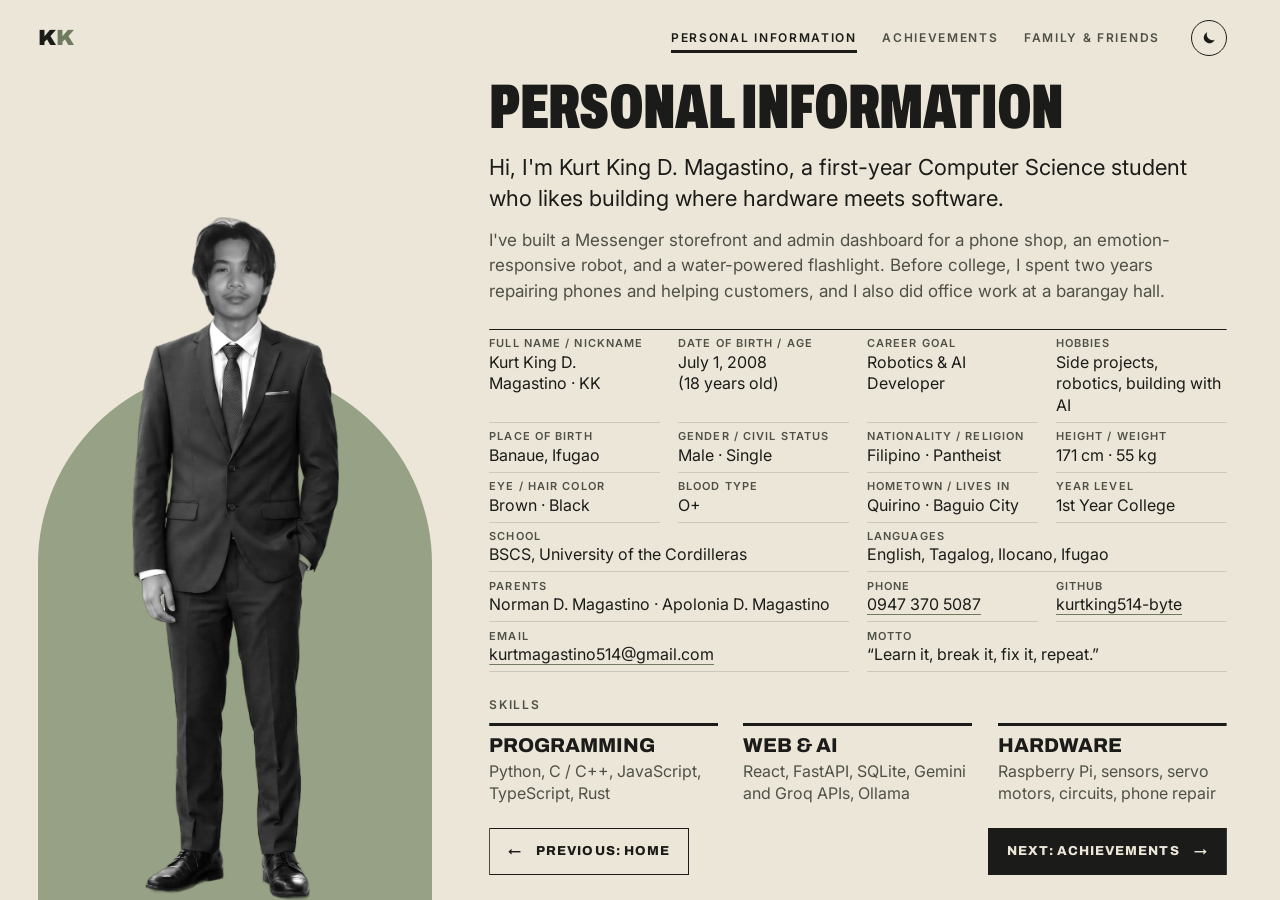
<file: about.html>
<!doctype html>
<html lang="en">
<head>
<meta charset="utf-8">
<meta name="viewport" content="width=device-width, initial-scale=1">
<title>Personal Information | Kurt King D. Magastino</title>
<meta name="description" content="Personal information of Kurt King D. Magastino, Computer Science student at the University of the Cordilleras.">
<link rel="preconnect" href="https://fonts.googleapis.com">
<link rel="preconnect" href="https://fonts.gstatic.com" crossorigin>
<link href="https://fonts.googleapis.com/css2?family=Archivo:wdth,wght@62..125,400..900&family=Inter:wght@400;500;600&display=block" rel="stylesheet">
<link rel="stylesheet" href="css/style.css?v=0b6f92ac">
<script>
  // set the saved theme before the page paints, so it doesn't flash
  try { const t = localStorage.getItem('theme'); if (t) document.documentElement.dataset.theme = t; } catch (e) {}
</script>
</head>
<body class="about">
  <header class="site-header">
    <a class="brand" href="index.html">K<span>K</span></a>
    <nav id="nav" class="nav">
      <a class="on" href="about.html" aria-current="page">Personal Information</a>
      <a href="achievements.html">Achievements</a>
      <a href="family.html">Family &amp; Friends</a>
    </nav>
    <div class="tools">
      <button class="theme-btn" aria-label="Switch to dark mode" title="Switch theme">
        <svg class="moon" viewBox="0 0 24 24" aria-hidden="true"><path d="M20.5 14.6A8.5 8.5 0 0 1 9.4 3.5a8.5 8.5 0 1 0 11.1 11.1Z"/></svg>
        <svg class="sun" viewBox="0 0 24 24" aria-hidden="true"><circle cx="12" cy="12" r="4.5"/><path d="M12 1.5v3M12 19.5v3M1.5 12h3M19.5 12h3M4.6 4.6l2.1 2.1M17.3 17.3l2.1 2.1M4.6 19.4l2.1-2.1M17.3 6.7l2.1-2.1"/></svg>
      </button>
      <button class="menu-btn" aria-expanded="false" aria-controls="nav">Menu</button>
    </div>
  </header>

  <main class="about-page">
    <div class="arch" aria-hidden="true"></div>
    <img class="about-portrait" src="assets/images/portrait.webp?v=9710893b" decoding="sync" fetchpriority="high" alt="Kurt Magastino in a dark gray suit and tie">

    <div class="about-text">
      <h1 class="page-title pull" style="--i:0">Personal Information</h1>
      <p class="lead pull" style="--i:1">Hi, I'm Kurt King D. Magastino, a first-year Computer Science student who likes building where hardware meets software.</p>
      <p class="pull" style="--i:2">I've built a Messenger storefront and admin dashboard for a phone shop, an emotion-responsive robot, and a water-powered flashlight. Before college, I spent two years repairing phones and helping customers, and I also did office work at a barangay hall.</p>

      <dl class="facts pull" style="--i:4">
        <div><dt>Full Name / Nickname</dt><dd>Kurt King D. Magastino&nbsp;·&nbsp;KK</dd></div>
        <div><dt>Date of Birth / Age</dt><dd>July 1, 2008 (<span data-born="2008-07-01">18</span>&nbsp;years&nbsp;old)</dd></div>
        <div><dt>Career Goal</dt><dd>Robotics &amp; AI Developer</dd></div>
        <div><dt>Hobbies</dt><dd>Side projects, robotics, building with AI</dd></div>
        <div><dt>Place of Birth</dt><dd>Banaue, Ifugao</dd></div>
        <div><dt>Gender / Civil Status</dt><dd>Male · Single</dd></div>
        <div><dt>Nationality / Religion</dt><dd>Filipino · Pantheist</dd></div>
        <div><dt>Height / Weight</dt><dd>171 cm · 55 kg</dd></div>
        <div><dt>Eye / Hair Color</dt><dd>Brown · Black</dd></div>
        <div><dt>Blood Type</dt><dd>O+</dd></div>
        <div><dt>Hometown / Lives in</dt><dd>Quirino · Baguio City</dd></div>
        <div><dt>Year Level</dt><dd>1st Year College</dd></div>
        <div class="wide2"><dt>School</dt><dd>BSCS, University of the Cordilleras</dd></div>
        <div class="wide2"><dt>Languages</dt><dd>English, Tagalog, Ilocano, Ifugao</dd></div>
        <div class="wide2"><dt>Parents</dt><dd>Norman D. Magastino · Apolonia D. Magastino</dd></div>
        <div><dt>Phone</dt><dd><a href="tel:+639473705087">0947 370 5087</a></dd></div>
        <div><dt>GitHub</dt><dd><a href="https://github.com/kurtking514-byte" target="_blank" rel="noopener">kurtking514-byte</a></dd></div>
        <div class="wide2"><dt>Email</dt><dd><a href="mailto:kurtmagastino514@gmail.com">kurtmagastino514@<wbr>gmail.com</a></dd></div>
        <div class="wide2"><dt>Motto</dt><dd>&ldquo;Learn it, break it, fix it, repeat.&rdquo;</dd></div>
      </dl>

      <section class="do pull" style="--i:5" aria-labelledby="do-title">
        <h2 id="do-title" class="label">Skills</h2>
        <div class="do-grid">
          <article><h3>Programming</h3><p>Python, C / C++, JavaScript, TypeScript, Rust</p></article>
          <article><h3>Web &amp; AI</h3><p>React, FastAPI, SQLite, Gemini and Groq APIs, Ollama</p></article>
          <article><h3>Hardware</h3><p>Raspberry Pi, sensors, servo motors, circuits, phone repair</p></article>
        </div>
      </section>

      <nav class="page-nav pull" style="--i:6" aria-label="Pages">
        <a class="btn" href="index.html"><span class="arrow back">←</span> Previous: Home</a>
        <a class="btn primary" href="achievements.html">Next: Achievements <span class="arrow">→</span></a>
      </nav>
    </div>
  </main>

  <script src="js/main.js?v=cdb6014d"></script>
</body>
</html>
</file>
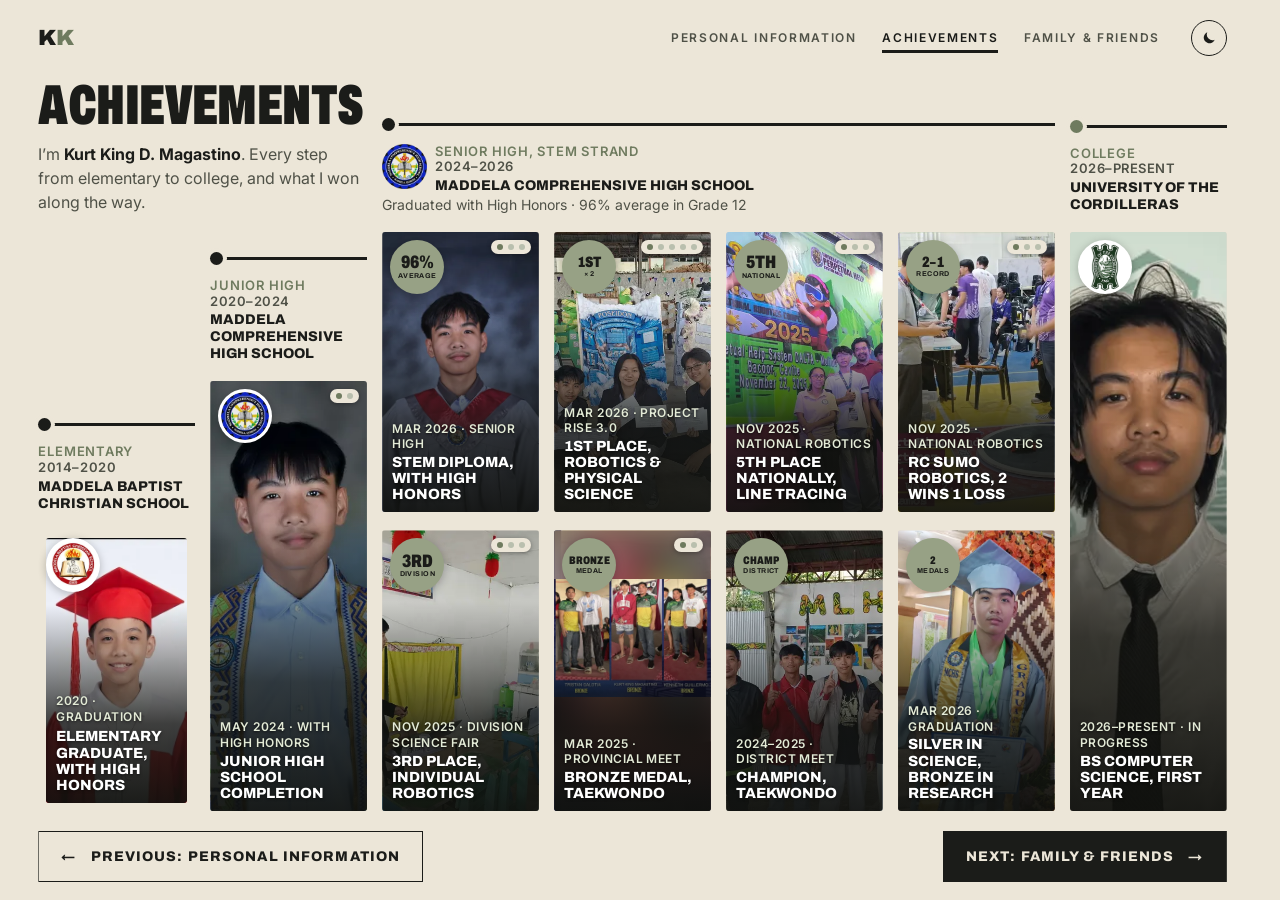
<file: achievements.html>
<!doctype html>
<html lang="en">
<head>
<meta charset="utf-8">
<meta name="viewport" content="width=device-width, initial-scale=1">
<title>Achievements | Kurt King D. Magastino</title>
<meta name="description" content="Kurt King D. Magastino: awards in research, robotics, academics and sports, from school to national level.">
<link rel="preconnect" href="https://fonts.googleapis.com">
<link rel="preconnect" href="https://fonts.gstatic.com" crossorigin>
<link href="https://fonts.googleapis.com/css2?family=Archivo:wdth,wght@62..125,400..900&family=Inter:wght@400;500;600&display=block" rel="stylesheet">
<link rel="stylesheet" href="css/style.css?v=0b6f92ac">
<link rel="stylesheet" href="css/achievements.css?v=83aa9377">
<script>
  // set the saved theme before the page paints, so it doesn't flash
  try { const t = localStorage.getItem('theme'); if (t) document.documentElement.dataset.theme = t; } catch (e) {}
</script>
</head>
<body class="ach-body">
  <header class="site-header">
    <a class="brand" href="index.html">K<span>K</span></a>
    <nav id="nav" class="nav">
      <a href="about.html">Personal Information</a>
      <a class="on" href="achievements.html" aria-current="page">Achievements</a>
      <a href="family.html">Family &amp; Friends</a>
    </nav>
    <div class="tools">
      <button class="theme-btn" aria-label="Switch to dark mode" title="Switch theme">
        <svg class="moon" viewBox="0 0 24 24" aria-hidden="true"><path d="M20.5 14.6A8.5 8.5 0 0 1 9.4 3.5a8.5 8.5 0 1 0 11.1 11.1Z"/></svg>
        <svg class="sun" viewBox="0 0 24 24" aria-hidden="true"><circle cx="12" cy="12" r="4.5"/><path d="M12 1.5v3M12 19.5v3M1.5 12h3M19.5 12h3M4.6 4.6l2.1 2.1M17.3 17.3l2.1 2.1M4.6 19.4l2.1-2.1M17.3 6.7l2.1-2.1"/></svg>
      </button>
      <button class="menu-btn" aria-expanded="false" aria-controls="nav">Menu</button>
    </div>
  </header>

  <main class="ach">

    <div class="road stairs">
      <div class="stairs-title pull" style="--i:0">
        <h1 class="page-title">Achievements</h1>
        <p>I&rsquo;m <b>Kurt King D. Magastino</b>. Every step from elementary to college, and what I won along the way.</p>
      </div>

      <header class="stage-head s-elem pull" style="--i:1">
        <p class="j-level">Elementary<span>2014–2020</span></p>
        <p class="j-school">Maddela Baptist Christian School</p>
      </header>
      <article class="award pull tall c-elem" style="--i:2" data-title="Elementary Graduate, With High Honors" data-note="Graduated from Maddela Baptist Christian School with High Honors in 2020.">
        <div class="shots">
          <button class="shot on" data-full="assets/images/achievements/grad-elementary.webp" data-caption="Elementary graduation photo, Maddela Baptist Christian School, 2020.">
              <img src="assets/images/achievements/grad-elementary-sm.webp" alt="Kurt in a red graduation cap and gown at his elementary graduation" loading="eager" width="487" height="600" style="object-position:50% 20%">
              <span><b>Graduation</b> · 2020</span>
            </button>
        </div>
        <div class="place logo"><img src="assets/images/logos/mbcs.webp" alt=""></div>
        <p class="label">2020 · Graduation</p>
        <h2>Elementary Graduate, With High Honors</h2>
        <p class="more">1 photo</p>
      </article>

      <header class="stage-head s-jhs pull" style="--i:1">
        <p class="j-level">Junior High<span>2020–2024</span></p>
        <p class="j-school">Maddela Comprehensive High School</p>
      </header>
      <article class="award pull tall c-jhs" style="--i:3" data-title="Junior High School Completion" data-note="Finished junior high, then moved on to the STEM strand in senior high.">
        <div class="shots">
          <button class="shot on" data-full="assets/images/achievements/grad-junior.webp" data-caption="Junior High completion photo, 2024.">
              <img src="assets/images/achievements/grad-junior-sm.webp" alt="Kurt in his junior high completion sash" loading="eager" width="429" height="600" style="object-position:50% 25%">
              <span><b>Completion photo</b> · 2024</span>
            </button>
          <button class="shot" data-full="assets/images/achievements/cert-jhs-2024.webp" data-caption="Junior High School completion certificate, signed May 30, 2024.">
              <img src="assets/images/achievements/cert-jhs-2024-sm.webp" alt="Junior High School completion certificate of Kurt King D. Magastino" loading="eager" width="720" height="540">
              <span><b>Certificate</b></span>
            </button>
        </div>
        <div class="place logo"><img src="assets/images/logos/mchs.webp" alt=""></div>
        <p class="label">May 2024 · With High Honors</p>
        <h2>Junior High School Completion</h2>
        <p class="more">1 photo</p>
      </article>

      <header class="stage-head s-shs pull" style="--i:1">
        <img class="j-logo" src="assets/images/logos/mchs.webp" alt="Maddela Comprehensive High School logo" width="128" height="128">
        <p class="j-level">Senior High, STEM strand<span>2024–2026</span></p>
        <p class="j-school">Maddela Comprehensive High School</p>
        <p class="j-honor">Graduated with High Honors · 96% average in Grade 12</p>
      </header>
      <article class="award pull" style="--i:4" data-title="STEM Diploma and Academic Excellence Award" data-note="Finished the STEM strand. With High Honors, 96% average in Grade 12 (Q3). High Honors is for the Third Quarter of S.Y. 2025–2026 (awarded Feb 6, 2026).">
        <div class="shots">
          <button class="shot on" data-full="assets/images/achievements/grad-senior.webp" data-caption="Senior High graduation photo in toga, 2026.">
              <img src="assets/images/achievements/grad-senior-sm.webp" alt="Kurt in his senior high graduation toga" loading="eager" width="429" height="600" style="object-position:50% 25%">
              <span><b>Graduation photo</b> · 2026</span>
            </button>
          <button class="shot" data-full="assets/images/achievements/diploma-shs-2026.webp" data-caption="Senior High School Diploma, STEM strand. Signed March 31, 2026.">
              <img src="assets/images/achievements/diploma-shs-2026-sm.webp" alt="Senior High School diploma of Kurt King D. Magastino" loading="eager" width="720" height="540">
              <span><b>Diploma</b> · STEM, Mar 31, 2026</span>
            </button>
          <button class="shot" data-full="assets/images/achievements/cert-high-honors-2026.webp" data-caption="Certificate of Recognition: Academic Excellence Awardee, With High Honors, 96% average, Third Quarter, S.Y. 2025–2026.">
              <img src="assets/images/achievements/cert-high-honors-2026-sm.webp" alt="Certificate of recognition, with high honors, 96 percent average" loading="eager" width="720" height="540">
              <span><b>Certificate</b> · With High Honors, 96%</span>
            </button>
        </div>
        <div class="place">96%<small>Average</small></div>
        <p class="label">Mar 2026 · Senior High</p>
        <h2>STEM Diploma, With High Honors</h2>
        <p class="more">2 photos</p>
      </article>

      <article class="award pull" style="--i:5" data-title="1st Place, Robotics and Physical Science" data-note="Took first place in both Robotics and Physical Science research, on the same day. The certificates were handed out with the name line blank. The event photos were taken right after, holding them.">
        <div class="shots">
          <button class="shot on" data-full="assets/images/achievements/rise-team.webp" data-caption="With my team after the awarding, holding the certificates in front of the projects.">
              <img src="assets/images/achievements/rise-team-sm.webp" alt="Kurt and teammates holding their certificates in front of the research boards" loading="eager" width="720" height="540">
              <span><b>At the event</b> · with my team</span>
            </button>
          <button class="shot" data-full="assets/images/achievements/cert-rise-robotics.webp" data-caption="Certificate of Recognition: First Place, Research Study Presentation (Robotics). Project RISE 3.0, March 5, 2026.">
              <img src="assets/images/achievements/cert-rise-robotics-sm.webp" alt="Certificate: first place, research study presentation, robotics" loading="eager" width="720" height="540">
              <span><b>Certificate</b> · Robotics</span>
            </button>
          <button class="shot" data-full="assets/images/achievements/cert-rise-physci.webp" data-caption="Certificate of Recognition: First Place, Research Study Presentation (Physical Science). Project RISE 3.0, March 5, 2026.">
              <img src="assets/images/achievements/cert-rise-physci-sm.webp" alt="Certificate: first place, research study presentation, physical science" loading="eager" width="720" height="540">
              <span><b>Certificate</b> · Physical Science</span>
            </button>
          <button class="shot" data-full="assets/images/achievements/rise-selfie.webp" data-caption="Right after the awarding. The certificate in front is the Physical Science first place.">
              <img src="assets/images/achievements/rise-selfie-sm.webp" alt="Selfie holding the first place certificates" loading="eager" width="720" height="540">
              <span><b>At the event</b> · certificates in hand</span>
            </button>
          <button class="shot" data-full="assets/images/achievements/rise-winners.webp" data-caption="Winners and coaches at Project RISE 3.0.">
              <img src="assets/images/achievements/rise-winners-sm.webp" alt="Winners and coaches holding certificates at Project RISE 3.0" loading="eager" width="720" height="540">
              <span><b>At the event</b> · winners and coaches</span>
            </button>
        </div>
        <div class="place two">1st<small>× 2</small></div>
        <p class="label">Mar 2026 · Project RISE 3.0</p>
        <h2>1st Place, Robotics &amp; Physical Science</h2>
        <p class="more">5 photos</p>
      </article>

      <article class="award pull" style="--i:6" data-title="5th Place Nationally, Line-Tracing Robot" data-note="Beginner high school division of the 2025 National Robotics Competition in Cavite. The team photo carries the camera date stamp, 11/22/2025. My named certificate from that day is under RC Sumo.">
        <div class="shots">
          <button class="shot on" data-full="assets/images/achievements/nrc-team.webp" data-caption="Team and coaches at the competition. Camera date stamp: 11/22/2025.">
              <img src="assets/images/achievements/nrc-team-sm.webp" alt="Team and coaches in front of the National Robotics Competition 2025 banner" loading="eager" width="720" height="540">
              <span><b>At the event</b> · dated 11/22/2025</span>
            </button>
          <button class="shot" data-full="assets/images/achievements/cert-nrc-fifth.webp" data-caption="Certificate of Achievement: Fifth Place, Line Tracing, Beginner (High School Category). 2025 National Robotics Competition, November 22, 2025.">
              <img src="assets/images/achievements/cert-nrc-fifth-sm.webp" alt="Certificate of achievement, fifth place, line tracing" loading="eager" width="720" height="540">
              <span><b>Certificate</b> · 5th place</span>
            </button>
          <button class="shot" style="background-image: url(assets/images/achievements/nrc-stage-sm.webp)" data-full="assets/images/achievements/nrc-stage.webp" data-caption="The competition venue, UPHSD Molino Campus, Bacoor, Cavite.">
              <img class="fit" src="assets/images/achievements/nrc-stage-sm.webp" alt="Stage and audience at the National Robotics Competition 2025" loading="eager" width="541" height="720">
              <span><b>At the event</b> · venue</span>
            </button>
        </div>
        <div class="place">5th<small>National</small></div>
        <p class="label">Nov 2025 · National Robotics</p>
        <h2>5th Place Nationally, Line Tracing</h2>
        <p class="more">3 photos</p>
      </article>

      <article class="award pull" style="--i:7" data-title="RC Sumo Robotics, 2 Wins and 1 Loss" data-note="Competed in the 3 kg remote-controlled sumo event at the same national competition. Certificate of Participation, named to Kurt King D. Magastino.">
        <div class="shots">
          <button class="shot on" data-full="assets/images/achievements/sumo-match.webp" data-caption="During the match: 3 kg RC Sumo, Wave 2. 2 wins, 1 loss.">
              <img src="assets/images/achievements/sumo-match-sm.webp" alt="Kurt driving a sumo robot in the ring during a match" loading="eager" width="720" height="540">
              <span><b>The match</b></span>
            </button>
          <button class="shot" data-full="assets/images/achievements/cert-nrc-participation.webp" data-caption="Certificate of Participation to Kurt King D. Magastino, 2025 National Robotics Competition, November 22, 2025.">
              <img src="assets/images/achievements/cert-nrc-participation-sm.webp" alt="Certificate of participation for Kurt King D. Magastino, 2025 National Robotics Competition" loading="eager" width="720" height="540">
              <span><b>Certificate</b> · participation, with name</span>
            </button>
          <button class="shot" style="background-image: url(assets/images/achievements/sumo-robot-sm.webp)" data-full="assets/images/achievements/sumo-robot.webp" data-caption="The sumo robot, built on a Cytron URC10 controller board.">
              <img class="fit" src="assets/images/achievements/sumo-robot-sm.webp" alt="The sumo robot with a Cytron URC10 board and a front wedge" loading="eager" width="629" height="720">
              <span><b>The robot</b></span>
            </button>
        </div>
        <div class="place two">2–1<small>Record</small></div>
        <p class="label">Nov 2025 · National Robotics</p>
        <h2>RC Sumo Robotics, 2 Wins 1 Loss</h2>
        <p class="more">3 photos</p>
      </article>

      <article class="award pull" style="--i:8" data-title="3rd Place, Individual Robotics" data-note="Presented my own robotics project to the judges, competing on my own. The certificate was misplaced. The school's official post from Nov 4, 2025 names me as 3rd place.">
        <div class="shots">
          <button class="shot on" data-full="assets/images/achievements/dstf-presenting.webp" data-caption="Presenting my robotics project to the judges.">
              <img src="assets/images/achievements/dstf-presenting-sm.webp" alt="Kurt presenting a robotics project to two judges" loading="eager" width="720" height="540">
              <span><b>At the event</b> · presenting to the judges</span>
            </button>
          <button class="shot" style="background-image: url(assets/images/achievements/dstf-post-sm.webp)" data-full="assets/images/achievements/dstf-post.webp" data-caption="Maddela Comprehensive High School's official Facebook post: Robotics Individual, 3rd place, Kurt King Magastino.">
              <img class="fit" src="assets/images/achievements/dstf-post-sm.webp" alt="School Facebook post listing Robotics Individual, 3rd place, Kurt King Magastino" loading="eager" width="600" height="450">
              <span><b>School announcement</b> · names me, 3rd place</span>
            </button>
          <button class="shot" data-full="assets/images/achievements/dstf-post-photos.webp" data-caption="&quot;The Champions' Circle&quot;, Maddela Comprehensive High School, posted November 4, 2025.">
              <img src="assets/images/achievements/dstf-post-photos-sm.webp" alt="School Facebook post, The Champions' Circle, November 4, 2025" loading="eager" width="720" height="540">
              <span><b>School announcement</b> · Nov 4, 2025</span>
            </button>
        </div>
        <div class="place">3rd<small>Division</small></div>
        <p class="label">Nov 2025 · Division Science Fair</p>
        <h2>3rd Place, Individual Robotics</h2>
        <p class="more">3 photos</p>
      </article>

      <article class="award pull" style="--i:9" data-title="Bronze Medal, Provincial Taekwondo" data-note="Won bronze in Taekwondo at the provincial meet, one level up from the district. The certificate was given with the name line blank. The school's results post names me as a bronze medalist.">
        <div class="shots">
          <button class="shot on" style="background-image: url(assets/images/achievements/tkd-provincial-sm.webp)" data-full="assets/images/achievements/tkd-provincial.webp" data-caption="Maddela Comprehensive High School's results post, Palarong Panlalawigan 2025, Taekwondo Boys: Kurt King Magastino, Bronze.">
              <img class="fit" src="assets/images/achievements/tkd-provincial-sm.webp" alt="School results post: Taekwondo Boys, Kurt King Magastino, Bronze, Palarong Panlalawigan 2025" loading="eager" width="720" height="540">
              <span><b>School announcement</b> · names me, Bronze</span>
            </button>
          <button class="shot" data-full="assets/images/achievements/cert-qpaa.webp" data-caption="Certificate of Recognition: 2nd Runner Up, QPAA Meet (Palarong Panlalawigan 2025), March 1, 2025.">
              <img src="assets/images/achievements/cert-qpaa-sm.webp" alt="Certificate of recognition, 2nd runner up, Palarong Panlalawigan 2025" loading="eager" width="720" height="540">
              <span><b>Certificate</b> · 2nd runner-up</span>
            </button>
        </div>
        <div class="place word">Bronze<small>Medal</small></div>
        <p class="label">Mar 2025 · Provincial Meet</p>
        <h2>Bronze Medal, Taekwondo</h2>
        <p class="more">2 photos</p>
      </article>

      <article class="award pull" style="--i:10" data-title="Champion, District Taekwondo Meet" data-note="Won the district meet, then went on to compete at the provincial meet. With the Taekwondo team and coach at the district meet.">
        <div class="shots">
          <button class="shot on" data-full="assets/images/achievements/tkd-district.webp" data-caption="With the Taekwondo team and coach at the district meet.">
              <img src="assets/images/achievements/tkd-district-sm.webp" alt="Taekwondo team and coach at the district meet" loading="eager" width="720" height="540">
              <span><b>District meet</b> · with the team and coach</span>
            </button>
        </div>
        <div class="place word">Champ<small>District</small></div>
        <p class="label">2024–2025 · District Meet</p>
        <h2>Champion, Taekwondo</h2>
        <p class="more">1 photo</p>
      </article>

      <article class="award pull" style="--i:11" data-title="Silver Medal in Science, Bronze Medal in Research" data-note="Awarded at the Senior High graduation, March 2026. The medals are the ones around my neck in this photo.">
        <div class="shots">
          <button class="shot on" data-full="assets/images/achievements/medals-shs.webp" data-caption="Graduation day, March 2026, wearing my medals and holding my certificate.">
              <img src="assets/images/achievements/medals-shs-sm.webp" alt="Kurt in his graduation toga wearing his medals and holding his certificate" loading="eager" width="602" height="720" style="object-position:50% 35%">
              <span><b>Graduation day</b> · Mar 2026</span>
            </button>
        </div>
        <div class="place word">2<small>Medals</small></div>
        <p class="label">Mar 2026 · Graduation</p>
        <h2>Silver in Science, Bronze in Research</h2>
        <p class="more">1 photo</p>
      </article>

      <header class="stage-head s-col now pull" style="--i:1">
        <p class="j-level">College<span>2026–Present</span></p>
        <p class="j-school">University of the Cordilleras</p>
      </header>
      <article class="award pull tall c-col now" style="--i:12" data-title="BS Computer Science, University of the Cordilleras" data-note="First year, BS Computer Science at the University of the Cordilleras, Baguio City. Still in progress.">
        <div class="shots">
          <button class="shot on" data-full="assets/images/achievements/college-uc.webp" data-caption="At the University of the Cordilleras, in front of the university seal.">
              <img src="assets/images/achievements/college-uc-sm.webp" alt="Kurt in a white shirt and black tie in front of the University of the Cordilleras seal" loading="eager" width="429" height="600" style="object-position:50% 25%">
              <span><b>University of the Cordilleras</b> · 2026</span>
            </button>
        </div>
        <div class="place logo"><img src="assets/images/logos/uc.webp" alt=""></div>
        <p class="label">2026–Present · In progress</p>
        <h2>BS Computer Science, First Year</h2>
        <p class="more">1 photo</p>
      </article>
    </div>

    <nav class="page-nav pull" style="--i:13" aria-label="Pages">
      <a class="btn" href="about.html"><span class="arrow back">←</span> Previous: Personal Information</a>
      <a class="btn primary" href="family.html">Next: Family &amp; Friends <span class="arrow">→</span></a>
    </nav>
  </main>

  <dialog class="viewer" aria-label="Photo" data-mode="one">
    <div class="viewer-top">
      <div class="v-head">
        <p class="v-title"></p>
        <p class="v-note"></p>
      </div>
      <button class="v-close" type="button">Close ✕</button>
    </div>
    <div class="v-single">
      <figure><img alt=""></figure>
      <p class="v-cap"></p>
      <div class="v-nav">
        <button class="v-prev" type="button">← Prev</button>
        <button class="v-next" type="button">Next →</button>
      </div>
    </div>
  </dialog>

  <script src="js/main.js?v=cdb6014d"></script>
  <script src="js/achievements.js?v=564c9712"></script>
</body>
</html>
</file>
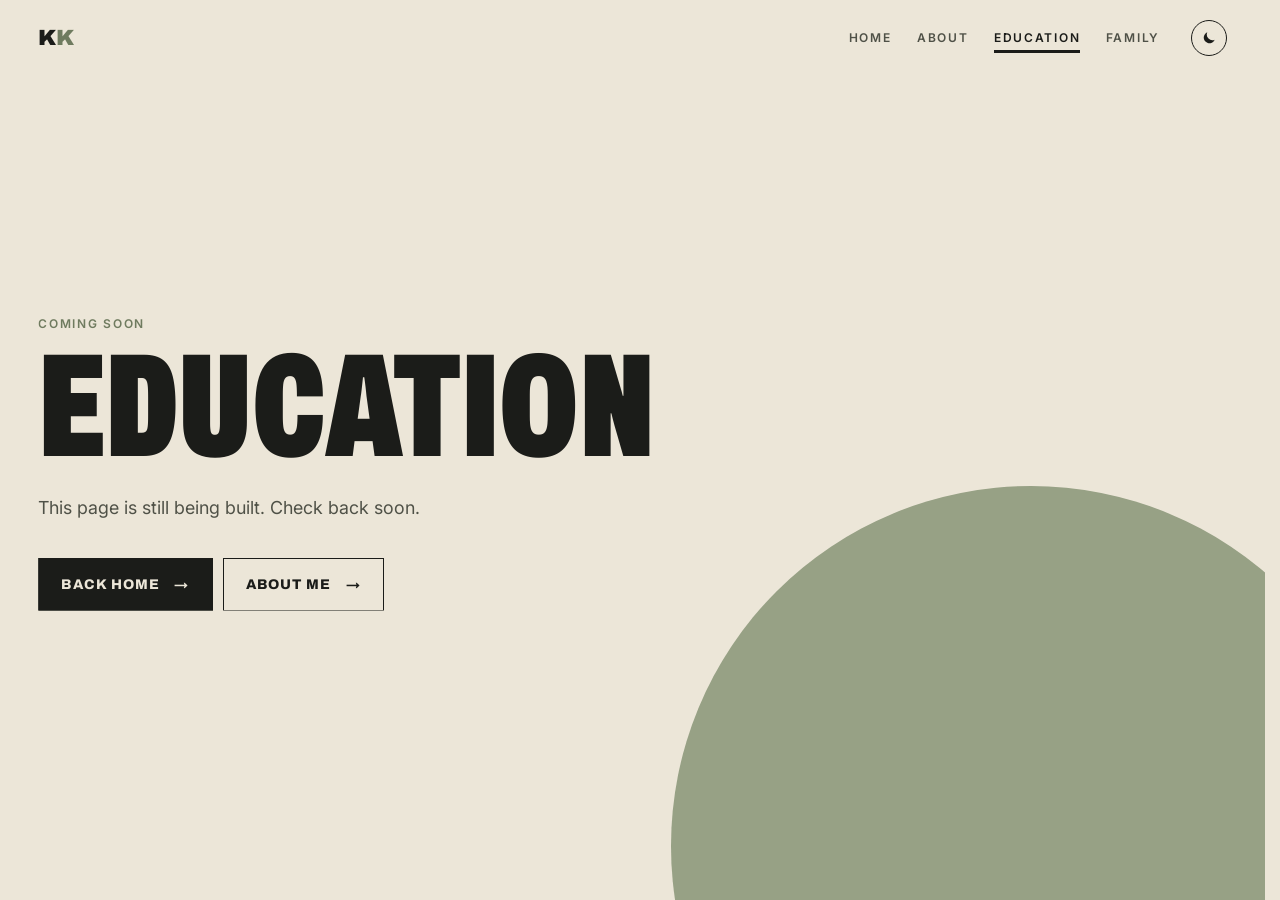
<file: education.html>
<!doctype html>
<html lang="en">
<head>
<meta charset="utf-8">
<meta name="viewport" content="width=device-width, initial-scale=1">
<title>Education | Kurt King D. Magastino</title>
<meta name="description" content="My education, Kurt King D. Magastino. Coming soon.">
<link rel="preconnect" href="https://fonts.googleapis.com">
<link rel="preconnect" href="https://fonts.gstatic.com" crossorigin>
<link href="https://fonts.googleapis.com/css2?family=Archivo:wdth,wght@62..125,400..900&family=Inter:wght@400;500;600&display=block" rel="stylesheet">
<link rel="stylesheet" href="css/style.css?v=6584da70">
<script>
  // set the saved theme before the page paints, so it doesn't flash
  try { const t = localStorage.getItem('theme'); if (t) document.documentElement.dataset.theme = t; } catch (e) {}
</script>
</head>
<body class="soon-body">
  <header class="site-header">
    <a class="brand" href="index.html">K<span>K</span></a>
    <nav id="nav" class="nav">
      <a href="index.html">Home</a>
      <a href="about.html">About</a>
      <a class="on" href="education.html" aria-current="page">Education</a>
      <a href="family.html">Family</a>
    </nav>
    <div class="tools">
      <button class="theme-btn" aria-label="Switch to dark mode" title="Switch theme">
        <svg class="moon" viewBox="0 0 24 24" aria-hidden="true"><path d="M20.5 14.6A8.5 8.5 0 0 1 9.4 3.5a8.5 8.5 0 1 0 11.1 11.1Z"/></svg>
        <svg class="sun" viewBox="0 0 24 24" aria-hidden="true"><circle cx="12" cy="12" r="4.5"/><path d="M12 1.5v3M12 19.5v3M1.5 12h3M19.5 12h3M4.6 4.6l2.1 2.1M17.3 17.3l2.1 2.1M4.6 19.4l2.1-2.1M17.3 6.7l2.1-2.1"/></svg>
      </button>
      <button class="menu-btn" aria-expanded="false" aria-controls="nav">Menu</button>
    </div>
  </header>

  <main class="soon">
    <div class="soon-disc" aria-hidden="true"></div>
    <p class="label pull" style="--i:0">Coming soon</p>
    <h1 class="page-title pull" style="--i:1">Education</h1>
    <p class="soon-note pull" style="--i:2">This page is still being built. Check back soon.</p>
    <div class="actions pull" style="--i:3">
      <a class="btn primary" href="index.html">Back home <span class="arrow">→</span></a>
      <a class="btn" href="about.html">About me <span class="arrow">→</span></a>
    </div>
  </main>

  <script src="js/main.js?v=5d589b95"></script>
</body>
</html>
</file>
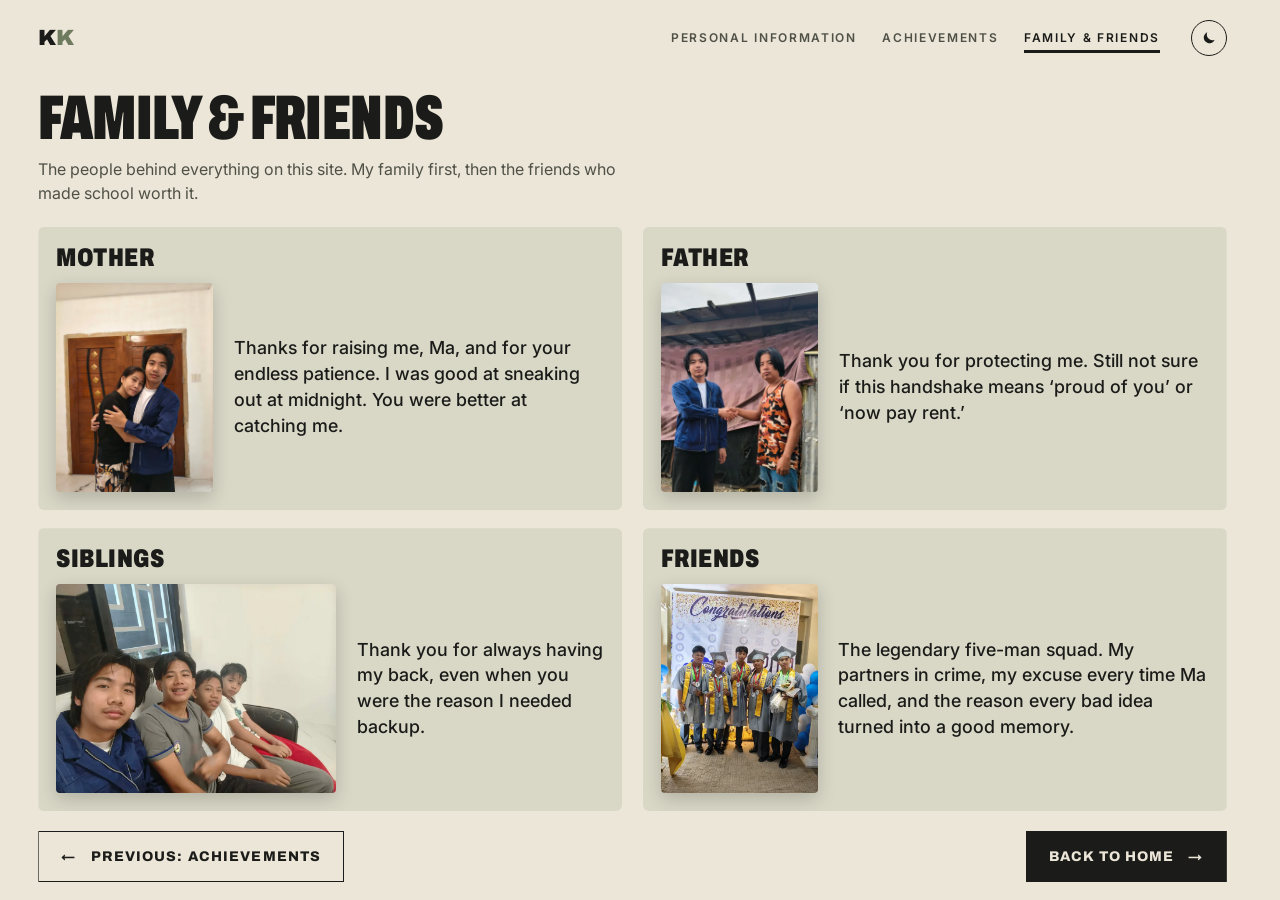
<file: family.html>
<!doctype html>
<html lang="en">
<head>
<meta charset="utf-8">
<meta name="viewport" content="width=device-width, initial-scale=1">
<title>Family &amp; Friends | Kurt King D. Magastino</title>
<meta name="description" content="Kurt King D. Magastino: the family and friends behind everything.">
<link rel="preconnect" href="https://fonts.googleapis.com">
<link rel="preconnect" href="https://fonts.gstatic.com" crossorigin>
<link href="https://fonts.googleapis.com/css2?family=Archivo:wdth,wght@62..125,400..900&family=Inter:wght@400;500;600&display=block" rel="stylesheet">
<link rel="stylesheet" href="css/style.css?v=0b6f92ac">
<link rel="stylesheet" href="css/family.css?v=f600239e">
<script>
  // set the saved theme before the page paints, so it doesn't flash
  try { const t = localStorage.getItem('theme'); if (t) document.documentElement.dataset.theme = t; } catch (e) {}
</script>
</head>
<body class="fam-body">
  <header class="site-header">
    <a class="brand" href="index.html">K<span>K</span></a>
    <nav id="nav" class="nav">
      <a href="about.html">Personal Information</a>
      <a href="achievements.html">Achievements</a>
      <a class="on" href="family.html" aria-current="page">Family &amp; Friends</a>
    </nav>
    <div class="tools">
      <button class="theme-btn" aria-label="Switch to dark mode" title="Switch theme">
        <svg class="moon" viewBox="0 0 24 24" aria-hidden="true"><path d="M20.5 14.6A8.5 8.5 0 0 1 9.4 3.5a8.5 8.5 0 1 0 11.1 11.1Z"/></svg>
        <svg class="sun" viewBox="0 0 24 24" aria-hidden="true"><circle cx="12" cy="12" r="4.5"/><path d="M12 1.5v3M12 19.5v3M1.5 12h3M19.5 12h3M4.6 4.6l2.1 2.1M17.3 17.3l2.1 2.1M4.6 19.4l2.1-2.1M17.3 6.7l2.1-2.1"/></svg>
      </button>
      <button class="menu-btn" aria-expanded="false" aria-controls="nav">Menu</button>
    </div>
  </header>

  <main class="fam">
    <div class="fam-top pull" style="--i:0">
      <h1 class="page-title">Family &amp; Friends</h1>
      <p>The people behind everything on this site. My family first, then the friends who made school worth it.</p>
    </div>

    <div class="fam-grid">
      <figure class="fam-card pull" style="--i:2">
        <p class="who">Mother</p>
        <img data-full="assets/images/family/mother.webp?v=f85befe6" tabindex="0" role="button" src="assets/images/family/mother-sm.webp?v=42c0eee9" alt="Kurt hugging his mother" width="675" height="900">
        <figcaption>Thanks for raising me, Ma, and for your endless patience. I was good at sneaking out at midnight. You were better at catching me.</figcaption>
      </figure>
      <figure class="fam-card pull" style="--i:3">
        <p class="who">Father</p>
        <img data-full="assets/images/family/father.webp?v=f332b017" tabindex="0" role="button" src="assets/images/family/father-sm.webp?v=868ac3a8" alt="Kurt shaking hands with his father" width="676" height="900">
        <figcaption>Thank you for protecting me. Still not sure if this handshake means &lsquo;proud of you&rsquo; or &lsquo;now pay rent.&rsquo;</figcaption>
      </figure>
      <figure class="fam-card pull" style="--i:4">
        <p class="who">Siblings</p>
        <img data-full="assets/images/family/siblings.webp?v=c12ef439" tabindex="0" role="button" src="assets/images/family/siblings-sm.webp?v=80a85f17" alt="Kurt taking a groupfie with his three siblings on the couch" width="900" height="674">
        <figcaption>Thank you for always having my back, even when you were the reason I needed backup.</figcaption>
      </figure>
      <figure class="fam-card pull" style="--i:5">
        <p class="who">Friends</p>
        <img data-full="assets/images/family/friends-grad.webp" tabindex="0" role="button" src="assets/images/family/friends-grad-sm.webp" alt="Kurt and four friends in graduation togas with their medals" width="540" height="720">
        <figcaption>The legendary five-man squad. My partners in crime, my excuse every time Ma called, and the reason every bad idea turned into a good memory.</figcaption>
      </figure>
    </div>

    <nav class="page-nav pull" style="--i:6" aria-label="Pages">
      <a class="btn" href="achievements.html"><span class="arrow back">←</span> Previous: Achievements</a>
      <a class="btn primary" href="index.html">Back to Home <span class="arrow">→</span></a>
    </nav>
  </main>

  <dialog class="fam-view" aria-label="Photo">
    <img alt="">
    <div class="fv-bar">
      <p class="fv-who"></p>
      <p class="fv-note"></p>
      <button class="fv-close" type="button">Close ✕</button>
    </div>
  </dialog>

  <script src="js/family.js?v=dd1b4c4c" defer></script>
  <script src="js/main.js?v=cdb6014d"></script>
</body>
</html>
</file>
<file: css/style.css>
:root {
  --bg: #ece6d8;      /* cream */
  --ink: #1b1c19;     /* olive black */
  --muted: #4f5147;   /* dark enough to read easily */
  --accent: #97a185;  /* sage: the disc behind the portrait */
  --sage: #6f7b5f;    /* small sage details */
  --hover: #3a3d35;
  --on-accent: #fff;
  --display: 'Archivo', system-ui, sans-serif;
  --body: 'Inter', system-ui, sans-serif;
  --pad: clamp(16px, 3vw, 44px);
  color-scheme: light;
}

/* dark theme: only when the visitor picks it; the site always opens light */
:root[data-theme="dark"] {
  --bg: #1b1c19; --ink: #ece3d0; --muted: #b9b6a5; --accent: #66715a; --sage: #9aa685; --hover: #c9c1ae;
  color-scheme: dark;
}

/* Edge/Chrome: blend old and new page when switching, instead of a blank or frozen frame */
@view-transition { navigation: auto; }
::view-transition-old(root), ::view-transition-new(root) { animation-duration: .2s; }

* { box-sizing: border-box; margin: 0; padding: 0; }
html, body { min-height: 100%; }
/* always keep room for the scrollbar, so the header doesn't shift sideways between pages that scroll and pages that don't */
html { scrollbar-gutter: stable; }
body { background: var(--bg); color: var(--ink); font-family: var(--body); line-height: 1.5; overflow-x: hidden; transition: background .3s, color .3s; }
a { color: inherit; text-decoration: none; }
ul { list-style: none; }
.sr { position: absolute; width: 1px; height: 1px; overflow: hidden; clip: rect(0 0 0 0); white-space: nowrap; }

/* ---------- header / nav ---------- */
.site-header {
  position: absolute; inset: 0 0 auto; z-index: 10;
  display: flex; align-items: center; gap: clamp(16px, 2.4vw, 32px);
  padding: 20px var(--pad);
  font-size: 12px; font-weight: 600; letter-spacing: .14em; text-transform: uppercase;
}
.brand { font-family: var(--display); font-weight: 900; font-size: 22px; letter-spacing: 0; }
.brand span { color: var(--sage); }
.nav { display: flex; gap: clamp(14px, 2vw, 28px); margin-left: auto; }
.nav a { color: var(--muted); position: relative; transition: color .2s; }
.nav a:hover, .nav a.on { color: var(--ink); }
.nav a.on::after { content: ""; position: absolute; left: 0; right: 0; bottom: -6px; height: 3px; background: var(--ink); }
.menu-btn { display: none; }

.tools { display: flex; align-items: center; gap: 10px; }
.theme-btn {
  display: grid; place-items: center; width: 36px; height: 36px; cursor: pointer;
  background: none; border: 1.5px solid var(--ink); border-radius: 50%; color: var(--ink);
  transition: background .2s, color .2s;
}
.theme-btn svg { width: 16px; height: 16px; fill: currentColor; stroke: currentColor; stroke-width: 2; stroke-linecap: round; }
.theme-btn .moon { stroke: none; }
.theme-btn:hover { background: var(--ink); color: var(--bg); }
/* show the moon in light mode, the sun in dark mode */
.theme-btn .sun { display: none; }
:root[data-theme="dark"] .theme-btn .sun { display: block; }
:root[data-theme="dark"] .theme-btn .moon { display: none; }

/* ---------- home poster ---------- */
/* name and info on the left, portrait on the right */
.poster { position: relative; height: 100vh; height: 100svh; overflow: hidden; container-type: size; }

/* portrait sits right of center so the info block on the left gets the space */
.portrait { position: absolute; z-index: 2; left: 66%; bottom: 0; height: 92%; transform: translateX(-50%); }
/* keep the photo on its own ready-drawn layer, so the glide starts without a hitch */
.portrait, .about-portrait { will-change: transform, translate, scale; }
.disc {
  position: absolute; z-index: 0; left: 66%; bottom: -30vh; width: 84vh; height: 84vh; border-radius: 50%;
  transform: translateX(-50%); background: var(--accent);
}

/* info block, left, always starting just under the giant name */
.info {
  /* stop 24px before the portrait (its left edge is 66cqw minus half its width) */
  --iw: min(600px, 42cqw, 66cqw - 14cqh - var(--pad) - 24px);
  /* on wide screens, slide the block right so it sits near the portrait, not stuck to the edge */
  position: absolute; z-index: 4; top: 80px; bottom: 4cqh;
  left: max(var(--pad), 66cqw - 14cqh - 72px - var(--iw));
  width: var(--iw);
  display: flex; flex-direction: column; justify-content: center;
}
.hero-name {
  font-family: var(--display); font-weight: 800; font-size: clamp(34px, min(5cqw, 8.5cqh), 76px);
  line-height: 1.02; letter-spacing: -.015em;
}
.info::before { content: ""; display: block; width: 48px; height: 4px; background: var(--sage); margin-bottom: clamp(10px, 2.2cqh, 18px); }
.role { font-family: var(--display); font-weight: 700; font-size: clamp(15px, min(1.5cqw, 2.6cqh), 22px); letter-spacing: .08em; text-transform: uppercase; color: var(--sage); margin-top: clamp(8px, 1.6cqh, 14px); }
.school { color: var(--muted); font-size: 16px; margin-top: clamp(4px, 1cqh, 8px); }
.tagline { font-size: 18px; margin-top: clamp(8px, 1.8cqh, 16px); max-width: 36ch; }
.actions { display: flex; flex-wrap: wrap; gap: 10px; margin-top: clamp(12px, 2.8cqh, 24px); }
.info .btn { padding-block: clamp(10px, 1.8cqh, 15px); }

/* social icons, under the buttons */
.socials { display: flex; gap: 10px; margin-top: clamp(10px, 2.3cqh, 20px); }
.socials a { display: grid; place-items: center; width: 38px; height: 38px; border: 1.5px solid var(--ink); border-radius: 50%; transition: background .2s, border-color .2s; }
.socials svg { width: 18px; height: 18px; fill: var(--ink); transition: fill .2s; }
.socials a:hover { background: var(--ink); }
.socials a:hover svg { fill: var(--bg); }

.btn {
  display: inline-flex; align-items: center; justify-content: space-between; gap: 14px;
  font-family: var(--display); font-weight: 800; font-size: 14px; letter-spacing: .08em; text-transform: uppercase;
  padding: 15px 22px; border: 1.5px solid var(--ink); background: var(--bg); transition: background .2s, color .2s, border-color .2s;
}
.btn.primary { background: var(--ink); color: var(--bg); }
.btn:hover { background: var(--ink); color: var(--bg); }
.btn.primary:hover { background: var(--hover); border-color: var(--hover); }
.btn .arrow { transition: transform .2s; }
.btn:hover .arrow { transform: translateX(4px); }

/* entrance */
.portrait { animation: stand .7s cubic-bezier(.2, .8, .2, 1) both .05s; }
.disc { animation: pop .6s cubic-bezier(.2, .8, .2, 1) both .15s; }
.fade { animation: fade .5s ease both .3s; }
@keyframes stand { from { opacity: 0; transform: translate(-50%, 8%); } }
@keyframes stand-m { from { opacity: 0; transform: translateY(8%); } }
@keyframes pop { from { transform: translateX(-50%) scale(0); } }
@keyframes fade { from { opacity: 0; transform: translateY(10px); } }

/* ---------- inner pages ---------- */
.page { max-width: 1240px; margin: 0 auto; padding: 120px var(--pad) 96px; }
.page-title {
  font-family: var(--display); font-weight: 900; font-stretch: 62%; text-transform: uppercase;
  font-size: clamp(72px, 13vw, 200px); line-height: .82; letter-spacing: -.01em; margin-bottom: clamp(32px, 5vw, 64px);
}
.label { font-size: 12px; font-weight: 600; letter-spacing: .14em; text-transform: uppercase; color: var(--muted); }

/* about: one screen, no scroll. The same portrait as home stands on the left
   (it glides over from home, see "page transition"), the text fills the right.
   cqw/cqh are the page's own width/height, so text scales down on short screens. */
.about-page {
  position: relative; height: 100vh; height: 100svh; overflow: hidden;
  container-type: size;
  /* portrait height; on narrow screens it shrinks so the text keeps at least 600px */
  --ph: min(88cqh, 54cqw, (100cqw - 600px - 2 * var(--pad) - 4.5cqw) / .577);
  --pw: calc(var(--ph) * .3035);           /* portrait width (image is 502x1654) */
}
.about-portrait {
  position: absolute; z-index: 2; left: calc(var(--pad) + var(--pw) * .45); bottom: 0; height: var(--ph);
  animation: stand-m .6s cubic-bezier(.2, .8, .2, 1) both;
}
.arch {
  position: absolute; z-index: 1; left: var(--pad); bottom: 0; width: calc(var(--pw) * 1.9); height: calc(var(--ph) * .78);
  background: var(--accent); border-radius: 999px 999px 0 0;
  animation: rise .5s cubic-bezier(.2, .8, .2, 1) both .1s;
}
@keyframes rise { from { transform: translateY(100%); } }

.about-text {
  position: absolute; left: calc(var(--pad) + var(--pw) * 1.9 + 4.5cqw); right: var(--pad); top: 80px; bottom: 2.5cqh;
  max-width: 760px; display: flex; flex-direction: column; justify-content: center;
}
.about-page .page-title { font-size: clamp(30px, min(max(6cqw, 40px), 7cqh), 104px); margin-bottom: 2cqh; }
.about-text p { color: var(--muted); font-size: clamp(15px, 2.2cqh, 17px); line-height: 1.5; margin-bottom: 1.1cqh; }
.about-text .lead { color: var(--ink); font-size: clamp(17px, 2.8cqh, 22px); line-height: 1.4; margin-bottom: 1.6cqh; }

.facts { display: grid; grid-template-columns: repeat(4, 1fr); column-gap: 18px; margin-top: 1.6cqh; border-top: 1.5px solid var(--ink); }
.facts div { padding: .6cqh 0; border-bottom: 1px solid color-mix(in srgb, var(--ink) 15%, transparent); min-width: 0; }
.facts dt { font-size: 11px; font-weight: 600; letter-spacing: .1em; text-transform: uppercase; color: var(--muted); }
.facts dd { font-size: clamp(14px, 2cqh, 16px); line-height: 1.35; overflow-wrap: anywhere; }
.facts .wide2 { grid-column: span 2; }
.facts a { border-bottom: 1px solid var(--sage); }

.do { margin-top: 2.6cqh; }
.do-grid { display: grid; grid-template-columns: repeat(3, 1fr); gap: clamp(14px, 2cqw, 28px); margin-top: 1cqh; }
.do-grid article { border-top: 3px solid var(--ink); padding-top: 1cqh; }
.do-grid h3 { font-family: var(--display); font-weight: 800; font-size: clamp(15px, 2.4cqh, 20px); text-transform: uppercase; line-height: 1.05; }
.about-text .do-grid p { font-size: clamp(14px, 2cqh, 16px); line-height: 1.4; margin: 4px 0 0; }

/* previous / next page buttons */
.page-nav { display: flex; justify-content: space-between; gap: 10px; flex-wrap: wrap; }
.about-text .page-nav { margin-top: 2.6cqh; }
.about-text .page-nav .btn { padding: clamp(9px, 1.6cqh, 13px) 18px; font-size: 13px; }
/* the back arrow nudges left on hover */
.btn:hover .arrow.back { transform: translateX(-4px); }

/* small windows (narrow and short): step the text down a little, never below 14px */
@container (max-width: 1100px) and (max-height: 800px) {
  .about-text p, .facts dd { font-size: 14px; }
  .about-text .lead { font-size: 16px; }
  .about-text .do-grid p { font-size: 14px; }
  .do-grid h3 { font-size: 15px; }
}

/* shorter windows: tighter gaps so the page buttons still fit */
@container (max-height: 800px) {
  .about-page .page-title { margin-bottom: 1.2cqh; }
  .about-text p { margin-bottom: .7cqh; }
  .about-text .lead { margin-bottom: 1cqh; }
  .facts { margin-top: 1cqh; }
  .facts div { padding: .2cqh 0; }
  .facts dd { line-height: 1.25; }
  .do { margin-top: 1.6cqh; }
  .about-text .page-nav { margin-top: 1.6cqh; }
}
/* very short windows: a little tighter still */
@container (max-height: 680px) {
  .facts div { padding: 0; }
  .facts dd { line-height: 1.2; }
  .about-text p { font-size: 14px; line-height: 1.4; }
  .about-text .lead { font-size: 16px; }
  .do, .about-text .page-nav { margin-top: 1.2cqh; }
}

/* the text "pulls out" from behind the portrait, one piece after another */
.pull { animation: pull .4s cubic-bezier(.2, .8, .2, 1) both; animation-delay: calc(.15s + var(--i) * .04s); }
@keyframes pull { from { opacity: 0; transform: translateX(-48px); clip-path: inset(0 100% 0 0); } to { clip-path: inset(0 0 0 0); } }

@media (max-width: 860px), (max-aspect-ratio: 1/1) {
  .about-page { height: auto; min-height: 0; overflow: visible; container-type: normal; padding: 96px var(--pad) 40px; --ph: min(58svh, 560px); }
  .arch, .about-portrait { left: 50%; margin-left: calc(var(--pw) / -2); top: 96px; bottom: auto; }
  .arch { top: calc(96px + var(--ph) * .22); width: calc(var(--pw) * 1.9); margin-left: calc(var(--pw) * -.95); }
  .about-text { position: relative; inset: auto; max-width: none; margin-top: calc(var(--ph) + 28px); display: block; }
  .about-page .page-title { font-size: clamp(48px, 15vw, 110px); }
  .about-text p, .facts dd { font-size: 16px; }
  .about-text .lead { font-size: 19px; }
  .facts, .do-grid { grid-template-columns: 1fr; }
  .facts .wide2 { grid-column: auto; }
  .do-grid h3 { font-size: 20px; }
  .about-text .do-grid p { font-size: 14px; }
}

/* ---------- page transition ----------
   main.js glides the portrait to its spot on the next page while the rest of
   the page fades out (the header stays, it is the same on every page).
   Arriving by a glide (html.vt): the portrait is already in place, so skip its
   entrance and start the rest right away. */
html.vt .portrait, html.vt .about-portrait { animation: none; }
html.vt .arch { animation-delay: 0s; animation-duration: .4s; }
html.vt .disc { animation-delay: 0s; animation-duration: .4s; }
html.vt .fade { animation-delay: .1s; animation-duration: .35s; }
html.vt .pull { animation-duration: .35s; animation-delay: calc(var(--i) * .03s); }

/* ---------- tablet / phone ---------- */
@media (max-width: 860px), (max-aspect-ratio: 1/1) {
  .tools { margin-left: auto; }
  .menu-btn {
    display: block; font: inherit; letter-spacing: inherit; text-transform: inherit;
    background: none; border: 1.5px solid var(--ink); padding: 8px 14px; cursor: pointer;
  }
  .nav {
    position: absolute; top: 100%; left: var(--pad); right: var(--pad);
    flex-direction: column; gap: 0; background: var(--bg); border: 1.5px solid var(--ink);
    display: none;
  }
  .nav.open { display: flex; }
  .nav a { padding: 14px 16px; border-bottom: 1px solid color-mix(in srgb, var(--ink) 15%, transparent); }
  .nav a:last-child { border-bottom: 0; }
  .nav a.on::after { top: 0; bottom: 0; left: 0; right: auto; width: 3px; height: auto; }

  .poster {
    height: auto; min-height: 0; display: flex; flex-direction: column; container-type: normal;
  }
  /* align-self keeps the flex column from stretching the photo sideways */
  .portrait {
    position: relative; display: block; align-self: center; width: auto; left: auto; transform: none;
    height: 60svh; max-height: 640px; margin-top: 96px; animation-name: stand-m;
  }
  .disc { bottom: auto; top: calc(96px + 60svh - 50vw); width: 100vw; height: 100vw; }

  .disc { left: 50%; }
  .info { position: relative; left: auto; top: auto; bottom: auto; width: auto; display: block; background: var(--bg); padding: 28px var(--pad) 36px; }
  .hero-name { font-size: clamp(32px, 9vw, 52px); }
  .role { font-size: 15px; }
  .actions { flex-direction: column; }
}

/* ---------- coming soon pages ---------- */
.soon {
  position: relative; height: 100vh; height: 100svh; overflow: hidden;
  display: flex; flex-direction: column; justify-content: center; padding: 80px var(--pad) 6vh;
}
.soon > * { position: relative; z-index: 1; }
.soon .label { color: var(--sage); }
.soon .page-title { font-size: clamp(44px, min(11.5vw, 30vh), 220px); margin: 1.5vh 0 3vh; }
.soon-note { color: var(--muted); font-size: clamp(15px, 1.4vw, 19px); max-width: 40ch; }
.soon .actions { margin-top: 4vh; }
.soon-disc {
  position: absolute; z-index: 0; right: -14vh; bottom: -34vh; width: 80vh; height: 80vh; border-radius: 50%;
  background: var(--accent); animation: rise .5s cubic-bezier(.2, .8, .2, 1) both .1s;
}
</file>
<file: css/achievements.css>
/* ---------- achievements page: every school and award on one screen, no scrolling ---------- */
.ach {
  max-width: 1320px; margin: 0 auto; height: 100vh; height: 100svh;
  display: flex; flex-direction: column;
  padding: clamp(68px, 10vh, 92px) var(--pad) clamp(10px, 2vh, 20px);
}
.ach .page-title { font-size: clamp(34px, min(5vw, 7vh), 76px); margin: 0; line-height: .9; }

.ach-bar {
  display: flex; justify-content: space-between; align-items: baseline; gap: 8px 24px; flex-wrap: wrap;
  margin-top: clamp(6px, 1.4vh, 16px); padding-bottom: 6px; border-bottom: 2px solid var(--ink);
  font-size: clamp(13px, 1.9vh, 15px); color: var(--muted);
}

/* the school road: one 7-column grid. Elementary, Junior High and College take a column each,
   Senior High takes 4. A line runs along the top with a stop for each school. */
.road {
  flex: 1; min-height: 0; position: relative;
  display: grid; grid-template-columns: repeat(7, minmax(0, 1fr));
  grid-template-rows: auto minmax(0, 1fr) minmax(0, 1fr);
  gap: clamp(10px, 2vh, 20px) clamp(10px, 1.2vw, 18px);
  margin-top: clamp(12px, 2.2vh, 22px);
}
.road::before { content: ""; position: absolute; left: 0; right: 0; top: 5px; z-index: 0; height: 2px; background: var(--ink); }
.stage-head { grid-row: 1; position: relative; min-width: 0; line-height: 1.2; padding-top: 22px; }
.stage-head::before {
  content: ""; position: absolute; left: 0; top: 0; width: 12px; height: 12px; border-radius: 50%;
  background: var(--ink); box-shadow: 0 0 0 4px var(--bg);
}
.stage-head.now::before { background: var(--sage); }
.j-logo { float: left; height: clamp(30px, 5vh, 46px); width: auto; margin: 0 8px 2px 0; }
.stairs-title p b { color: var(--ink); font-weight: 700; }
.j-honor { font-size: clamp(12px, 1.7vh, 14px); color: var(--muted); margin-top: 2px; }
.j-level { font-size: clamp(11px, 1.6vh, 13px); font-weight: 600; letter-spacing: .06em; text-transform: uppercase; color: var(--sage); }
.j-level span { display: block; color: var(--muted); letter-spacing: .04em; }
.j-school { font-family: var(--display); font-weight: 800; font-size: clamp(13px, min(1.1vw, 2.1vh), 16px); margin-top: 3px; text-transform: uppercase; }

/* cards that span both rows (Elementary, Junior High, College) */
.tall { grid-row: 2 / 4; }

/* cards with words instead of a photo */
.text-card {
  min-height: 0; display: flex; flex-direction: column; justify-content: center; align-items: center; text-align: center; gap: 4px;
  padding: 12px; border: 2px solid var(--ink); border-radius: 3px;
  background: color-mix(in srgb, var(--accent) 35%, var(--bg));
}
.text-card.now { border-style: dashed; border-color: var(--sage); background: none; }
.t-small { font-size: clamp(11px, 1.6vh, 13px); font-weight: 600; letter-spacing: .1em; text-transform: uppercase; color: var(--muted); }
.t-big { font-family: var(--display); font-weight: 900; font-stretch: 75%; text-transform: uppercase; line-height: .95; font-size: clamp(24px, min(2.3vw, 4.6vh), 40px); }
.t-mid { font-family: var(--display); font-weight: 900; font-stretch: 75%; text-transform: uppercase; line-height: 1; font-size: clamp(16px, min(1.5vw, 3vh), 24px); margin-top: 4px; }
.t-tag { margin-top: 6px; padding: 4px 10px; border-radius: 99px; background: var(--sage); color: var(--bg); font-size: 12px; font-weight: 600; letter-spacing: .08em; text-transform: uppercase; }

.award { position: relative; min-height: 0; display: grid; grid-template-rows: minmax(0, 1fr) auto auto; }
/* the photo fills the whole card; the date and title sit on a dark fade at the bottom */
.award .shots { grid-row: 1 / -1; grid-column: 1; }
.award .label, .award h2 { grid-column: 1; position: relative; z-index: 2; pointer-events: none; padding: 0 10px; color: #fff; }
.award .label { grid-row: 2; color: #e3ead6; text-shadow: 0 1px 3px rgb(0 0 0 / .7); }
.award h2 { grid-row: 3; padding-bottom: 10px; text-shadow: 0 1px 3px rgb(0 0 0 / .5); }
.shots::after { content: ""; position: absolute; z-index: 1; left: 0; right: 0; bottom: 0; height: 75%; pointer-events: none; background: linear-gradient(to top, rgb(16 17 14 / .95), rgb(16 17 14 / .8) 40%, transparent); }
.award .more { display: none; }

/* each card is a slow slideshow of its photos, stacked and crossfading */
.shots { position: relative; min-height: 0; border-radius: 3px; overflow: hidden; background: color-mix(in srgb, var(--ink) 8%, transparent); }
.shot {
  position: absolute; inset: 0; display: block; padding: 0; border: 0; background: none; cursor: zoom-in;
  opacity: 0; pointer-events: none; transition: opacity .9s ease;
}
.shot.on { opacity: 1; pointer-events: auto; }
.shot img {
  display: block; width: 100%; height: 100%; object-fit: cover; object-position: 50% 30%;
  transition: transform .4s cubic-bezier(.2, .8, .2, 1);
}
.shot span { display: none; }
/* tall photos and collages: show the whole photo, over a soft blurred copy of itself */
.shot:has(img.fit)::before {
  content: ""; position: absolute; inset: -24px;
  background: inherit; background-size: cover; background-position: center; filter: blur(18px) brightness(.75);
}
.shot img.fit { position: relative; object-fit: contain; }
.shots:hover .shot.on img { transform: scale(1.03); }
/* dots (top right) show how many photos an award has */
.dots { position: absolute; right: 8px; top: 8px; display: flex; gap: 5px; padding: 4px 6px; border-radius: 99px; background: #ece6d8; box-shadow: 0 1px 5px rgb(0 0 0 / .35); pointer-events: none; }
.dots i { width: 6px; height: 6px; border-radius: 50%; background: #b9bfae; transition: background .3s; }
.dots i.on { background: #6f7b5f; }
.shot:focus-visible { outline: 3px solid var(--sage); outline-offset: 3px; }

.place {
  position: absolute; z-index: 1; top: 8px; left: 8px; pointer-events: none;
  display: flex; flex-direction: column; align-items: center; justify-content: center; text-align: center;
  width: clamp(40px, 6.5vh, 54px); height: clamp(40px, 6.5vh, 54px); border-radius: 50%;
  background: var(--accent); color: var(--ink); box-shadow: 0 2px 8px rgb(0 0 0 / .25);
  font-family: var(--display); font-weight: 900; font-stretch: 75%; text-transform: uppercase; line-height: .9;
  font-size: clamp(14px, 2.3vh, 18px);
}
.place small { display: block; white-space: nowrap; font-size: 7px; font-weight: 700; font-stretch: 100%; letter-spacing: .06em; margin-top: 2px; }
.place.two { font-size: clamp(12px, 2vh, 15px); }
.place.logo { background: #fff; padding: 3px; }
.place.logo img { width: 100%; height: 100%; object-fit: contain; border-radius: 50%; }
.place.word { font-size: clamp(9px, 1.5vh, 11px); letter-spacing: .02em; }

.award .label { font-size: clamp(10px, 1.5vh, 12px); font-weight: 600; letter-spacing: .04em; text-transform: uppercase; line-height: 1.3; }
.award h2 {
  font-family: var(--display); font-weight: 800; text-transform: uppercase;
  font-size: clamp(13px, min(1.15vw, 2.3vh), 18px); line-height: 1.1; margin-top: 2px;
}

/* previous / next page */
.page-nav { display: flex; justify-content: space-between; gap: 12px; flex-wrap: wrap; margin-top: clamp(10px, 2.2vh, 22px); }
.page-nav .btn { padding-block: clamp(9px, 1.6vh, 14px); }

/* ---------- proof viewer ---------- */
.viewer {
  width: 100vw; height: 100vh; height: 100svh; max-width: none; max-height: none; margin: 0; padding: 0;
  border: 0; background: #151613; color: #ece3d0;
}
.viewer[open] { display: grid; grid-template-rows: auto minmax(0, 1fr); }
.viewer::backdrop { background: transparent; }
.viewer-top {
  display: flex; align-items: flex-start; gap: 20px;
  width: 100%; max-width: 1040px; margin: 0 auto; padding: 22px var(--pad) 18px;
}
.v-head { margin-right: auto; min-width: 0; }
.v-title { font-family: var(--display); font-weight: 800; text-transform: uppercase; font-size: clamp(18px, 2vw, 24px); line-height: 1.05; }
.v-note { margin-top: 6px; font-size: 14px; line-height: 1.45; opacity: .7; max-width: 70ch; }
.v-note:empty { display: none; }
.viewer button {
  font: 600 12px/1 var(--body); letter-spacing: .14em; text-transform: uppercase; cursor: pointer;
  color: inherit; background: none; border: 1.5px solid currentColor; padding: 10px 14px; flex: none;
}
.viewer button:hover { background: #ece3d0; color: #1b1c19; }
.viewer button:focus-visible { outline: 3px solid var(--accent); outline-offset: 2px; }

/* all photos at once: a calm, even grid, at most 3 across */
.v-grid {
  display: none; align-content: start; justify-content: center; flex-wrap: wrap; gap: 16px;
  width: 100%; max-width: min(1040px, calc(200svh - 380px)); margin: 0 auto; padding: 4px var(--pad) 28px;
  overflow-y: auto;
}
.viewer[data-mode="all"] .v-grid { display: flex; }
.viewer .v-tile {
  flex: 0 1 calc((100% - 32px) / 3); min-width: 0;
  display: block; padding: 0 !important; border: 0 !important; text-align: left; cursor: zoom-in;
  text-transform: none !important; letter-spacing: 0 !important; font: inherit !important;
}
.viewer .v-grid[data-count="1"] .v-tile { flex-basis: min(100%, 440px); }
.viewer .v-grid[data-count="2"] .v-tile { flex-basis: calc((100% - 16px) / 2); max-width: 400px; }
.viewer .v-tile:hover { background: none; color: inherit; }
.v-tile img {
  display: block; width: 100%; height: auto; aspect-ratio: 4 / 3; object-fit: cover;
  border-radius: 3px; transition: transform .25s cubic-bezier(.2, .8, .2, 1), opacity .25s;
}
.v-tile:hover img { transform: translateY(-3px); }
.v-tile span { display: block; margin-top: 8px; font-size: 13px; line-height: 1.35; opacity: .7; }
.v-tile span b { font-weight: 600; opacity: 1; }

/* one photo, big */
.v-single { display: none; min-height: 0; grid-template-rows: minmax(0, 1fr) auto auto; padding-bottom: 20px; }
.viewer[data-mode="one"] .v-single { display: grid; }
.v-single figure { min-height: 0; padding: 0 var(--pad); }
.v-single img { display: block; width: 100%; height: 100%; object-fit: contain; }
.v-cap { text-align: center; padding: 14px var(--pad) 12px; font-size: 15px; max-width: 80ch; margin: 0 auto; }
.v-nav { display: flex; justify-content: center; gap: 8px; }

@media (max-width: 860px) {
  /* tablets and phones: 2 across, and the page may scroll */
  .ach { height: auto; padding-top: 96px; }
  .award { grid-template-rows: minmax(0, 1fr) auto auto; }
  .award .shots { aspect-ratio: 3 / 4; }
  .ach .page-title { font-size: 44px; }
  .road { grid-template-columns: repeat(2, minmax(0, 1fr)); grid-template-rows: none; }
  .road > * { grid-column: auto !important; grid-row: auto !important; }
  .road::before, .stage-head::before { display: none; }
  .stage-head { grid-column: 1 / -1 !important; margin-top: 14px; padding-top: 10px; border-top: 2px solid var(--ink); }
  .text-card { min-height: 160px; }
}
@media (max-width: 560px) {
  .ach-bar { font-size: 13px; }
  .road { gap: 18px 12px; }
  .award h2 { font-size: 15px; }
  .page-nav .btn { flex: 1 1 100%; }
}

/* the staircase: Each school is a step up: Elementary lowest, then Junior High, then Senior High and College. */
@media (min-width: 861px) {
  .ach { padding-top: clamp(64px, 9vh, 84px); }
  .road.stairs {
    margin-top: 0;
    grid-template-rows: auto repeat(4, minmax(0, 1fr));
  }
  .road.stairs::before { display: none; }
  .stairs-title { grid-column: 1 / 3; grid-row: 1 / 3; align-self: start; }
  .stairs-title .page-title { font-size: clamp(34px, min(4.4vw, 7vh), 72px); margin: 0; line-height: .9; }
  .stairs-title p { margin-top: 10px; font-size: clamp(13px, 1.9vh, 16px); color: var(--muted); max-width: 40ch; }

  /* each step's top edge is a thick line with a dot, so the steps read as stairs */
  .stairs .stage-head { border-top: 3px solid var(--ink); padding-top: 18px; align-self: end; }
  .stairs .stage-head::before { top: -8px; width: 13px; height: 13px; }
  .s-elem { grid-column: 1; grid-row: 3; }
  .s-jhs  { grid-column: 2; grid-row: 2; }
  .s-shs  { grid-column: 3 / 7; grid-row: 1; }
  .s-col  { grid-column: 7; grid-row: 1; }
  .c-elem { grid-column: 1; grid-row: 4 / 6; }
  .c-jhs  { grid-column: 2; grid-row: 3 / 6; }
  .c-col  { grid-column: 7; grid-row: 2 / 6; }
  .stairs-title { grid-row: 1; }
  /* senior high cards: 4 across, each 2 rows tall */
  .stairs .award:not(.tall), .stairs .text-card:not(.tall) { grid-row: span 2; }
  .c-elem .t-big { font-size: clamp(18px, min(1.7vw, 3.2vh), 28px); }
  .c-elem { padding: 8px; gap: 2px; }
}
@media (max-width: 860px) {
  .stairs-title { grid-column: 1 / -1 !important; }
  .stairs-title p { margin-top: 8px; color: var(--muted); }
}
@media (min-width: 861px) and (max-height: 640px) {
  .stairs-title p { margin-top: 6px; line-height: 1.35; }
}
/* the step lines' dots poke above the header; let the slide-in animation show them whole */
.stage-head.pull { animation-name: pull-head; }
@keyframes pull-head { from { opacity: 0; transform: translateX(-48px); clip-path: inset(-14px 100% 0 -14px); } to { clip-path: inset(-14px -14px 0 -14px); } }
</file>
<file: css/family.css>
/* ---------- family & friends: four photos on one screen, no scrolling ---------- */
.fam {
  max-width: 1320px; margin: 0 auto; height: 100vh; height: 100svh;
  display: flex; flex-direction: column;
  padding: clamp(68px, 10vh, 92px) var(--pad) clamp(10px, 2vh, 20px);
}
.fam-top p { margin-top: clamp(6px, 1.2vh, 12px); max-width: 60ch; }
.fam .page-title { font-size: clamp(34px, min(5vw, 7vh), 76px); margin: 0; line-height: .9; }
.fam-top p { color: var(--muted); font-size: clamp(13px, 1.9vh, 16px); }

/* two by two: each person gets a paper card with their name on top,
   the photo shown whole on the left and a note to them on the right */
.fam-grid {
  flex: 1; min-height: 0; margin-top: clamp(14px, 2.4vh, 24px);
  display: grid; grid-template-columns: repeat(2, minmax(0, 1fr)); grid-template-rows: repeat(2, minmax(0, 1fr));
  gap: clamp(12px, 2vh, 22px) clamp(12px, 1.6vw, 24px);
}
.fam-card {
  min-height: 0; display: grid; grid-template-columns: auto minmax(0, 1fr); grid-template-rows: auto minmax(0, 1fr);
  gap: clamp(8px, 1.4vh, 12px) clamp(14px, 1.6vw, 24px);
  padding: clamp(12px, 2vh, 20px); border-radius: 6px;
  background: color-mix(in srgb, var(--accent) 22%, var(--bg));
}
.who {
  grid-column: 1 / -1;
  font-family: var(--display); font-weight: 900; font-stretch: 75%; text-transform: uppercase; letter-spacing: .02em;
  font-size: clamp(20px, min(2vw, 3.6vh), 32px); line-height: 1; color: var(--ink);
}
.fam-card img {
  grid-row: 2; height: 100%; width: auto; max-width: min(34vw, 380px); min-height: 0;
  object-fit: contain; object-position: left center; border-radius: 4px;
  box-shadow: 0 6px 18px rgb(0 0 0 / .18);
  transition: transform .3s cubic-bezier(.2, .8, .2, 1);
}
.fam-card:hover img { transform: rotate(-1.2deg) scale(1.02); }
.fam-card figcaption {
  grid-row: 2; align-self: center;
  font-family: var(--body); font-weight: 500;
  font-size: clamp(15px, min(1.4vw, 2.6vh), 21px); line-height: 1.45; color: var(--ink);
}

.fam .page-nav { display: flex; justify-content: space-between; gap: 12px; flex-wrap: wrap; margin-top: clamp(10px, 2.2vh, 22px); }
.fam .page-nav .btn { padding-block: clamp(9px, 1.6vh, 14px); }

@media (max-width: 860px), (max-aspect-ratio: 1/1) {
  /* tablets and phones: one photo per row, and the page may scroll */
  .fam { height: auto; padding-top: 96px; }
  .fam .page-title { font-size: 44px; }
  .fam-grid { grid-template-columns: 1fr; grid-template-rows: none; }
  .fam-card { grid-template-columns: 1fr; }
  .fam-card img, .fam-card figcaption { grid-row: auto; }
  .fam-card img { width: 100%; height: auto; max-width: none; }
}

/* ---------- photo window: medium size, centered, page dimmed behind ---------- */
.fam-card img { cursor: zoom-in; }
.fam-card img:focus-visible { outline: 3px solid var(--sage); outline-offset: 3px; }
.fam-view {
  margin: auto; padding: 0; border: 0; border-radius: 8px; overflow: hidden;
  width: fit-content; max-width: 92vw; background: var(--bg); color: var(--ink);
  box-shadow: 0 20px 60px rgb(0 0 0 / .35);
}
/* photo on the left, the note beside it on the right */
.fam-view[open] { display: flex; animation: fv-in .25s cubic-bezier(.2, .8, .2, 1); }
@keyframes fv-in { from { opacity: 0; transform: scale(.96); } }
.fam-view::backdrop { background: rgb(16 17 14 / .6); }
.fam-view img { display: block; flex: none; max-width: min(760px, 92vw - 340px); max-height: min(80vh, 720px); width: auto; height: auto; }
.fv-bar { width: 340px; flex: none; box-sizing: border-box; display: flex; flex-direction: column; gap: 16px; padding: 32px 28px 28px; }
.fv-who { font-family: var(--display); font-weight: 900; font-stretch: 75%; text-transform: uppercase; font-size: 34px; line-height: 1; }
.fv-note { font-family: var(--body); font-size: 21px; line-height: 1.5; color: var(--ink); }
.fv-close {
  margin-top: auto; align-self: flex-start; cursor: pointer;
  font: 600 12px/1 var(--body); letter-spacing: .14em; text-transform: uppercase;
  color: var(--ink); background: none; border: 1.5px solid var(--ink); padding: 10px 14px;
  transition: background .2s, color .2s;
}
/* phones: note goes back under the photo */
@media (max-width: 700px) {
  .fam-view[open] { flex-direction: column; }
  .fam-view img { max-width: 92vw; max-height: 60vh; }
  .fv-bar { width: auto; padding: 18px 20px 20px; gap: 10px; }
  .fv-who { font-size: 24px; }
  .fv-note { font-size: 17px; }
}
.fv-close:hover { background: var(--ink); color: var(--bg); }
</file>
